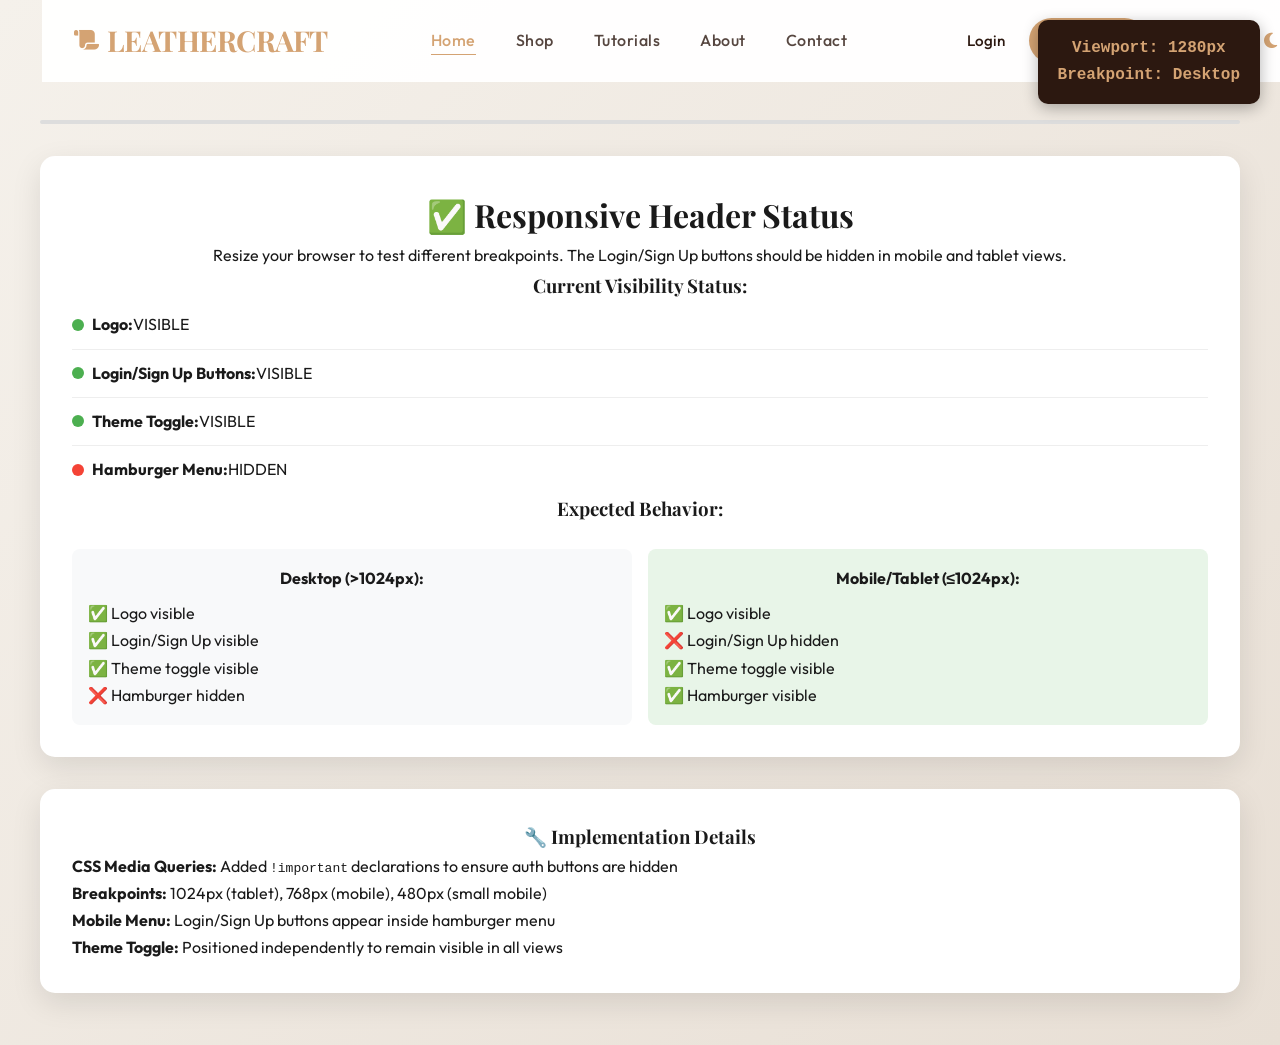
<file: header-test.html>
<!DOCTYPE html>
<html lang="en">
<head>
    <meta charset="UTF-8">
    <meta name="viewport" content="width=device-width, initial-scale=1.0">
    <title>Header Test - Responsive</title>
    <link rel="stylesheet" href="css/style.css">
    <link rel="stylesheet" href="https://cdnjs.cloudflare.com/ajax/libs/font-awesome/6.4.0/css/all.min.css">
    <style>
        body {
            padding: 120px 20px 20px;
            background: linear-gradient(135deg, #f5f1eb 0%, #e8dfd5 100%);
            min-height: 100vh;
        }
        .test-container {
            max-width: 1200px;
            margin: 0 auto;
        }
        .status-card {
            background: white;
            padding: 2rem;
            border-radius: 15px;
            box-shadow: 0 10px 30px rgba(0,0,0,0.1);
            margin-bottom: 2rem;
        }
        .breakpoint-display {
            position: fixed;
            top: 20px;
            right: 20px;
            background: #2C1810;
            color: #D4A373;
            padding: 15px 20px;
            border-radius: 10px;
            font-family: 'Courier New', monospace;
            font-weight: bold;
            z-index: 10000;
            box-shadow: 0 4px 15px rgba(0,0,0,0.3);
        }
        .status-indicator {
            display: inline-block;
            width: 12px;
            height: 12px;
            border-radius: 50%;
            margin-right: 8px;
        }
        .status-visible { background: #4CAF50; }
        .status-hidden { background: #f44336; }
        .header-preview {
            border: 2px solid #ddd;
            border-radius: 10px;
            overflow: hidden;
            margin-bottom: 2rem;
        }
        .checklist {
            list-style: none;
            padding: 0;
        }
        .checklist li {
            padding: 10px 0;
            border-bottom: 1px solid #eee;
            display: flex;
            align-items: center;
        }
        .checklist li:last-child {
            border-bottom: none;
        }
    </style>
</head>
<body>
    <div class="breakpoint-display">
        <div>Viewport: <span id="viewport-width"></span>px</div>
        <div>Breakpoint: <span id="breakpoint"></span></div>
    </div>

    <div class="test-container">
        <div class="header-preview">
            <header id="header">
                <div class="container nav-container">
                    <a href="index.html" class="logo"><i class="fas fa-scroll"></i> LEATHERCRAFT</a>
                    <nav>
                        <ul class="nav-menu" id="nav-menu">
                            <li><a href="index.html" class="nav-link active">Home</a></li>
                            <li><a href="shop.html" class="nav-link">Shop</a></li>
                            <li><a href="tutorials.html" class="nav-link">Tutorials</a></li>
                            <li><a href="about.html" class="nav-link">About</a></li>
                            <li><a href="contact.html" class="nav-link">Contact</a></li>
                            <div class="mobile-auth-links">
                                <a href="login.html" class="btn-nav-login">Login</a>
                                <a href="signup.html" class="btn-nav-signup">Sign Up</a>
                            </div>
                        </ul>
                    </nav>
                    <div class="auth-nav" id="auth-nav">
                        <a href="login.html" class="btn-nav-login">Login</a>
                        <a href="signup.html" class="btn-nav-signup">Sign Up</a>
                    </div>
                    <button id="theme-toggle" class="theme-toggle">
                        <i class="fas fa-moon"></i>
                    </button>
                    <div class="hamburger" id="hamburger">
                        <span></span><span></span><span></span>
                    </div>
                </div>
            </header>
        </div>

        <div class="status-card">
            <h1>✅ Responsive Header Status</h1>
            <p>Resize your browser to test different breakpoints. The Login/Sign Up buttons should be hidden in mobile and tablet views.</p>
            
            <h3>Current Visibility Status:</h3>
            <ul class="checklist">
                <li>
                    <span class="status-indicator" id="logo-status"></span>
                    <strong>Logo:</strong> <span id="logo-text">Checking...</span>
                </li>
                <li>
                    <span class="status-indicator" id="auth-status"></span>
                    <strong>Login/Sign Up Buttons:</strong> <span id="auth-text">Checking...</span>
                </li>
                <li>
                    <span class="status-indicator" id="theme-status"></span>
                    <strong>Theme Toggle:</strong> <span id="theme-text">Checking...</span>
                </li>
                <li>
                    <span class="status-indicator" id="hamburger-status"></span>
                    <strong>Hamburger Menu:</strong> <span id="hamburger-text">Checking...</span>
                </li>
            </ul>

            <h3>Expected Behavior:</h3>
            <div style="display: grid; grid-template-columns: 1fr 1fr; gap: 1rem; margin-top: 1.5rem;">
                <div style="background: #f8f9fa; padding: 1rem; border-radius: 8px;">
                    <strong>Desktop (>1024px):</strong>
                    <ul style="text-align: left; margin-top: 0.5rem;">
                        <li>✅ Logo visible</li>
                        <li>✅ Login/Sign Up visible</li>
                        <li>✅ Theme toggle visible</li>
                        <li>❌ Hamburger hidden</li>
                    </ul>
                </div>
                <div style="background: #e8f5e8; padding: 1rem; border-radius: 8px;">
                    <strong>Mobile/Tablet (≤1024px):</strong>
                    <ul style="text-align: left; margin-top: 0.5rem;">
                        <li>✅ Logo visible</li>
                        <li>❌ Login/Sign Up hidden</li>
                        <li>✅ Theme toggle visible</li>
                        <li>✅ Hamburger visible</li>
                    </ul>
                </div>
            </div>
        </div>

        <div class="status-card">
            <h3>🔧 Implementation Details</h3>
            <ul style="text-align: left;">
                <li><strong>CSS Media Queries:</strong> Added <code>!important</code> declarations to ensure auth buttons are hidden</li>
                <li><strong>Breakpoints:</strong> 1024px (tablet), 768px (mobile), 480px (small mobile)</li>
                <li><strong>Mobile Menu:</strong> Login/Sign Up buttons appear inside hamburger menu</li>
                <li><strong>Theme Toggle:</strong> Positioned independently to remain visible in all views</li>
            </ul>
        </div>
    </div>

    <script src="js/main.js"></script>
    <script>
        function updateStatus() {
            const width = window.innerWidth;
            document.getElementById('viewport-width').textContent = width;
            
            let breakpoint = 'Desktop';
            if (width <= 480) breakpoint = 'Small Mobile';
            else if (width <= 768) breakpoint = 'Mobile';
            else if (width <= 1024) breakpoint = 'Tablet';
            
            document.getElementById('breakpoint').textContent = breakpoint;
            
            // Check element visibility
            const authNav = document.getElementById('auth-nav');
            const hamburger = document.getElementById('hamburger');
            const themeToggle = document.getElementById('theme-toggle');
            const logo = document.querySelector('.logo');
            
            // Update status indicators
            function updateStatus(id, element, expectedVisible) {
                const isVisible = element && window.getComputedStyle(element).display !== 'none';
                const statusEl = document.getElementById(id + '-status');
                const textEl = document.getElementById(id + '-text');
                
                statusEl.className = 'status-indicator ' + (isVisible ? 'status-visible' : 'status-hidden');
                textEl.textContent = isVisible ? 'VISIBLE' : 'HIDDEN';
            }
            
            updateStatus('logo', logo, true);
            updateStatus('auth', authNav, width > 1024);
            updateStatus('theme', themeToggle, true);
            updateStatus('hamburger', hamburger, width <= 1024);
        }
        
        updateStatus();
        window.addEventListener('resize', updateStatus);
        
        // Test hamburger menu
        const hamburger = document.getElementById('hamburger');
        const navMenu = document.getElementById('nav-menu');
        
        if (hamburger) {
            hamburger.addEventListener('click', () => {
                navMenu.classList.toggle('active');
                hamburger.classList.toggle('active');
            });
        }
    </script>
</body>
</html>
</file>
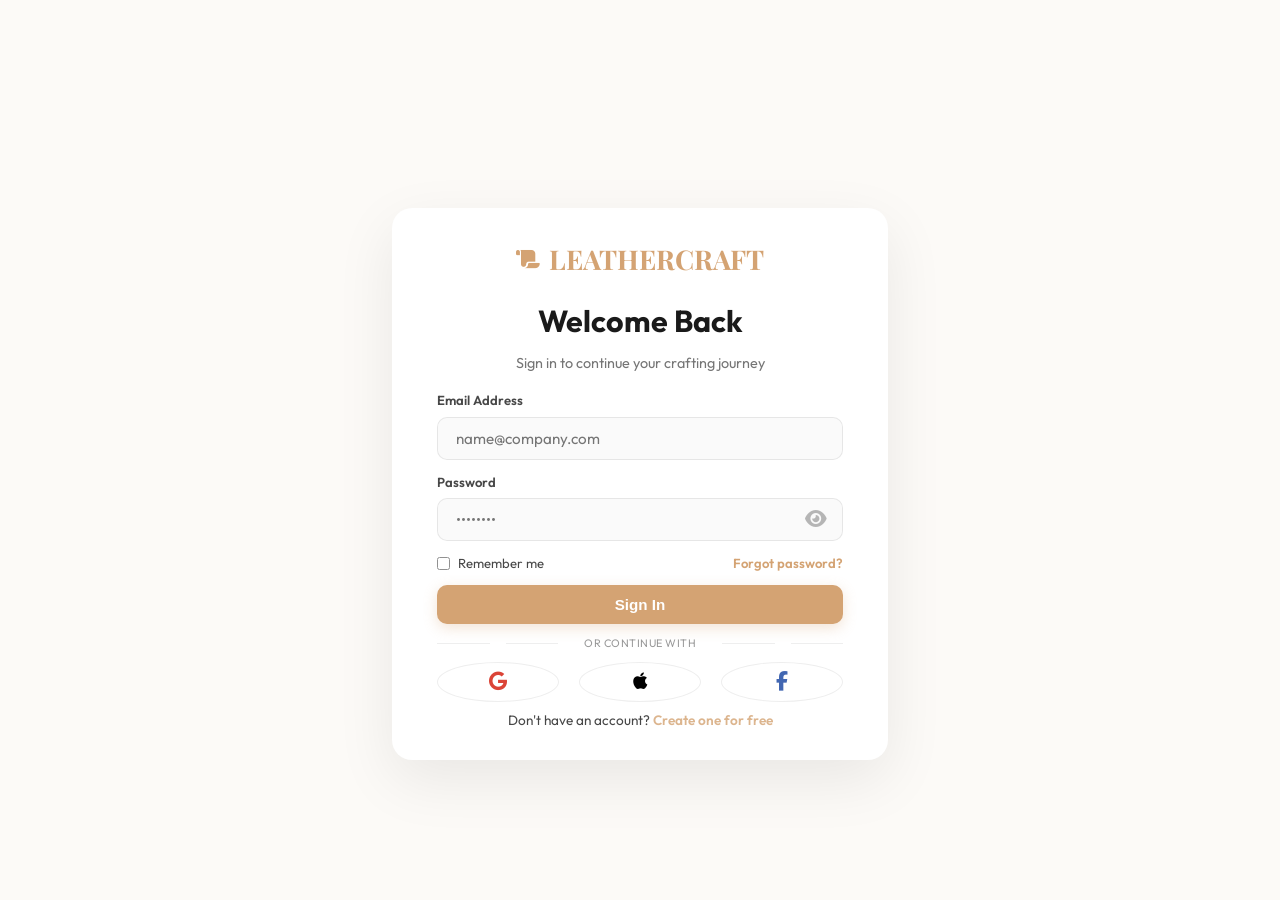
<file: login.html>
<!DOCTYPE html>
<html lang="en">

<head>
    <meta charset="UTF-8">
    <meta name="viewport" content="width=device-width, initial-scale=1.0">
    <title>Login | Leathercraft Workshop</title>
    <link rel="icon" type="image/svg+xml" href="assets/images/favicon.svg?v=5">
    <link rel="shortcut icon" href="assets/images/favicon.svg?v=5">
    <link rel="stylesheet" href="css/style.css">
    <link rel="stylesheet" href="css/auth.css?v=6">
    <link rel="stylesheet" href="https://cdnjs.cloudflare.com/ajax/libs/font-awesome/6.4.0/css/all.min.css">
</head>

<body class="auth-body">


    <div class="auth-wrapper">
        <div class="auth-card">
            <!-- Logo -->
            <a href="index.html" class="auth-logo">
                <i class="fas fa-scroll"></i>
                <span>LEATHERCRAFT</span>
            </a>

            <!-- Header -->
            <div class="auth-header">
                <h2>Welcome Back</h2>
                <p>Sign in to continue your crafting journey</p>
            </div>

            <!-- Form -->
            <form class="auth-form">
                <div class="auth-group">
                    <label for="email">Email Address</label>
                    <div class="auth-input-wrapper">
                        <input type="email" id="email" class="auth-input" placeholder="name@company.com" required>
                    </div>
                </div>

                <div class="auth-group">
                    <label for="password">Password</label>
                    <div class="auth-input-wrapper">
                        <input type="password" id="password" class="auth-input" placeholder="••••••••" required>
                        <i class="fas fa-eye auth-input-icon toggle-password"></i>
                    </div>
                </div>

                <div class="auth-options">
                    <label class="auth-remember">
                        <input type="checkbox"> Remember me
                    </label>
                    <a href="#" class="auth-forgot">Forgot password?</a>
                </div>

                <button type="submit" class="auth-btn">Sign In</button>
            </form>

            <!-- Social Login (Original Style) -->
            <div class="social-login">
                <div class="social-divider">
                    <span></span>
                    <span>Or continue with</span>
                    <span></span>
                </div>
                <div class="social-container">
                    <a href="https://google.com" class="social-btn" title="Google">
                        <i class="fab fa-google" style="color: #DB4437;"></i>
                    </a>
                    <a href="https://apple.com" class="social-btn" title="Apple">
                        <i class="fab fa-apple" style="color: #000;"></i>
                    </a>
                    <a href="https://facebook.com" class="social-btn" title="Facebook">
                        <i class="fab fa-facebook-f" style="color: #4267B2;"></i>
                    </a>
                </div>
            </div>

            <!-- Footer -->
            <div class="auth-footer">
                <p>Don't have an account? <a href="signup.html">Create one for free</a></p>
            </div>
        </div>
    </div>

    <script src="js/main.js"></script>
</body>

</html>
</file>
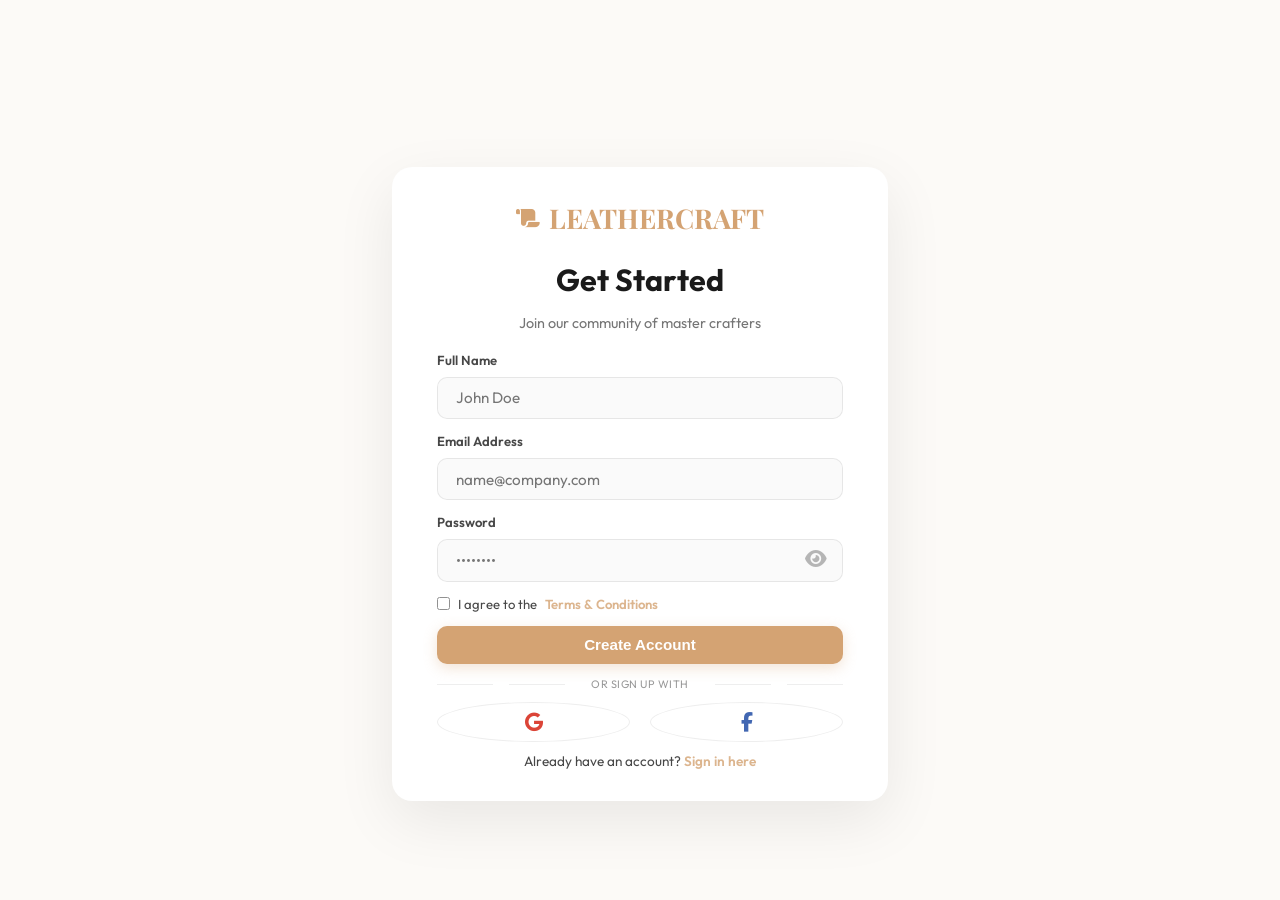
<file: signup.html>
<!DOCTYPE html>
<html lang="en">

<head>
    <meta charset="UTF-8">
    <meta name="viewport" content="width=device-width, initial-scale=1.0">
    <title>Sign Up | Leathercraft Workshop</title>
    <link rel="icon" type="image/svg+xml" href="assets/images/favicon.svg?v=5">
    <link rel="shortcut icon" href="assets/images/favicon.svg?v=5">
    <link rel="stylesheet" href="css/style.css">
    <link rel="stylesheet" href="css/auth.css?v=6">
    <link rel="stylesheet" href="https://cdnjs.cloudflare.com/ajax/libs/font-awesome/6.4.0/css/all.min.css">
</head>

<body class="auth-body">


    <div class="auth-wrapper">
        <div class="auth-card">
            <!-- Logo -->
            <a href="index.html" class="auth-logo">
                <i class="fas fa-scroll"></i>
                <span>LEATHERCRAFT</span>
            </a>

            <!-- Header -->
            <div class="auth-header">
                <h2>Get Started</h2>
                <p>Join our community of master crafters</p>
            </div>

            <!-- Form -->
            <form class="auth-form">
                <div class="auth-group">
                    <label for="name">Full Name</label>
                    <div class="auth-input-wrapper">
                        <input type="text" id="name" class="auth-input" placeholder="John Doe" required>
                    </div>
                </div>

                <div class="auth-group">
                    <label for="email">Email Address</label>
                    <div class="auth-input-wrapper">
                        <input type="email" id="email" class="auth-input" placeholder="name@company.com" required>
                    </div>
                </div>

                <div class="auth-group">
                    <label for="password">Password</label>
                    <div class="auth-input-wrapper">
                        <input type="password" id="password" class="auth-input" placeholder="••••••••" required>
                        <i class="fas fa-eye auth-input-icon toggle-password"></i>
                    </div>
                </div>

                <div class="auth-options">
                    <label class="auth-remember">
                        <input type="checkbox" required> I agree to the <a href="#"
                            style="color: var(--accent); font-weight: 600;">Terms & Conditions</a>
                    </label>
                </div>

                <button type="submit" class="auth-btn">Create Account</button>
            </form>

            <!-- Social Login (Original Style) -->
            <div class="social-login">
                <div class="social-divider">
                    <span></span>
                    <span>Or sign up with</span>
                    <span></span>
                </div>
                <div class="social-container">
                    <a href="https://google.com" class="social-btn" title="Google">
                        <i class="fab fa-google" style="color: #DB4437;"></i>
                    </a>
                    <a href="https://facebook.com" class="social-btn" title="Facebook">
                        <i class="fab fa-facebook-f" style="color: #4267B2;"></i>
                    </a>
                </div>
            </div>

            <!-- Footer -->
            <div class="auth-footer">
                <p>Already have an account? <a href="login.html">Sign in here</a></p>
            </div>
        </div>
    </div>

    <script src="js/main.js"></script>
</body>

</html>
</file>
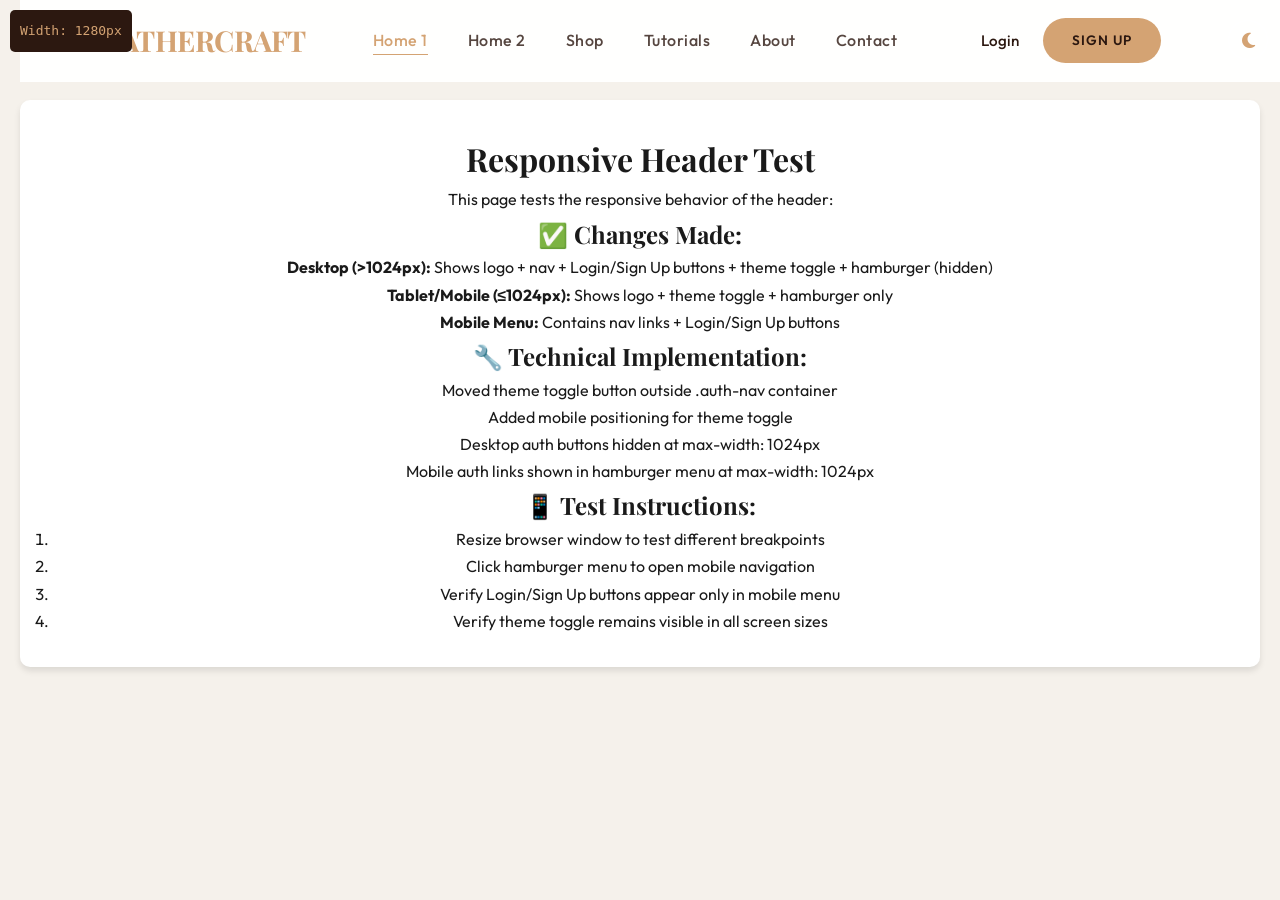
<file: test-responsive.html>
<!DOCTYPE html>
<html lang="en">
<head>
    <meta charset="UTF-8">
    <meta name="viewport" content="width=device-width, initial-scale=1.0">
    <title>Responsive Header Test | Leathercraft Workshop</title>
    <link rel="stylesheet" href="css/style.css">
    <link rel="stylesheet" href="https://cdnjs.cloudflare.com/ajax/libs/font-awesome/6.4.0/css/all.min.css">
    <style>
        body {
            padding: 100px 20px 20px;
            background: #f5f1eb;
        }
        .test-info {
            background: white;
            padding: 2rem;
            border-radius: 10px;
            margin-bottom: 2rem;
            box-shadow: 0 4px 6px rgba(0,0,0,0.1);
        }
        .breakpoint-indicator {
            position: fixed;
            top: 10px;
            left: 10px;
            background: #2C1810;
            color: #D4A373;
            padding: 10px;
            border-radius: 5px;
            font-family: monospace;
            z-index: 10000;
        }
    </style>
</head>
<body>
    <div class="breakpoint-indicator" id="breakpoint">Width: <span id="width"></span>px</div>
    
    <header id="header">
        <div class="container nav-container">
            <a href="index.html" class="logo"><i class="fas fa-scroll"></i> LEATHERCRAFT</a>
            <nav>
                <ul class="nav-menu" id="nav-menu">
                    <li><a href="index.html" class="nav-link active">Home 1</a></li>
                    <li><a href="home2.html" class="nav-link">Home 2</a></li>
                    <li><a href="shop.html" class="nav-link">Shop</a></li>
                    <li><a href="tutorials.html" class="nav-link">Tutorials</a></li>
                    <li><a href="about.html" class="nav-link">About</a></li>
                    <li><a href="contact.html" class="nav-link">Contact</a></li>
                    <div class="mobile-auth-links">
                        <a href="login.html" class="btn-nav-login">Login</a>
                        <a href="signup.html" class="btn-nav-signup">Sign Up</a>
                    </div>
                </ul>
            </nav>
            <div class="auth-nav">
                <a href="login.html" class="btn-nav-login">Login</a>
                <a href="signup.html" class="btn-nav-signup">Sign Up</a>
            </div>
            <button id="theme-toggle" class="theme-toggle">
                <i class="fas fa-moon"></i>
            </button>
            <div class="hamburger" id="hamburger">
                <span></span><span></span><span></span>
            </div>
        </div>
    </header>

    <div class="test-info">
        <h1>Responsive Header Test</h1>
        <p>This page tests the responsive behavior of the header:</p>
        
        <h2>✅ Changes Made:</h2>
        <ul>
            <li><strong>Desktop (>1024px):</strong> Shows logo + nav + Login/Sign Up buttons + theme toggle + hamburger (hidden)</li>
            <li><strong>Tablet/Mobile (≤1024px):</strong> Shows logo + theme toggle + hamburger only</li>
            <li><strong>Mobile Menu:</strong> Contains nav links + Login/Sign Up buttons</li>
        </ul>

        <h2>🔧 Technical Implementation:</h2>
        <ul>
            <li>Moved theme toggle button outside .auth-nav container</li>
            <li>Added mobile positioning for theme toggle</li>
            <li>Desktop auth buttons hidden at max-width: 1024px</li>
            <li>Mobile auth links shown in hamburger menu at max-width: 1024px</li>
        </ul>

        <h2>📱 Test Instructions:</h2>
        <ol>
            <li>Resize browser window to test different breakpoints</li>
            <li>Click hamburger menu to open mobile navigation</li>
            <li>Verify Login/Sign Up buttons appear only in mobile menu</li>
            <li>Verify theme toggle remains visible in all screen sizes</li>
        </ol>
    </div>

    <script src="js/main.js"></script>
    <script>
        // Show current viewport width
        function updateWidth() {
            document.getElementById('width').textContent = window.innerWidth;
        }
        updateWidth();
        window.addEventListener('resize', updateWidth);
    </script>
</body>
</html>
</file>
<file: css/style.css>
@import url('https://fonts.googleapis.com/css2?family=Outfit:wght@300;400;500;600;700&family=Playfair+Display:ital,wght@0,400;0,700;1,400&display=swap');

:root {
    --primary: #2C1810;
    --primary-light: #4A2C1F;
    --secondary: #8B4513;
    --accent: #D4A373;
    --gold: #C5A059;
    --text-dark: #1A1A1A;
    --text-light: #F4F1EA;
    --bg-light: #FCFAF7;
    --bg-dark: #120C0A;
    --glass: rgba(255, 255, 255, 0.1);
    --glass-border: rgba(255, 255, 255, 0.2);
    --shadow: 0 20px 40px rgba(0, 0, 0, 0.2);
    --transition: all 0.4s cubic-bezier(0.165, 0.84, 0.44, 1);

    /* Dynamic Variables */
    --bg-color: var(--bg-light);
    --text-color: var(--text-dark);
    --header-bg: rgba(255, 255, 255, 0.95);
    --card-bg: #ffffff;
    --nav-link-color: var(--primary);
}

body.dark-theme {
    --bg-color: var(--bg-dark);
    --text-color: var(--text-light);
    --header-bg: rgba(18, 12, 10, 0.98);
    --card-bg: #1e1614;
    --nav-link-color: var(--text-light);
    --glass: rgba(0, 0, 0, 0.5);
    --glass-border: rgba(255, 255, 255, 0.15);
    --bg-light: var(--bg-dark);
    /* Override light sections in dark mode */
    --accent-dim: rgba(212, 163, 115, 0.1);
}

* {
    margin: 0;
    padding: 0;
    box-sizing: border-box;
    -webkit-font-smoothing: antialiased;
}

html {
    scroll-behavior: smooth;
    overflow-x: hidden;
    width: 100%;
}

body {
    font-family: 'Outfit', sans-serif;
    background-color: var(--bg-color);
    color: var(--text-color);
    line-height: 1.7;
    overflow-x: hidden;
    width: 100%;
    transition: background-color 0.5s ease, color 0.5s ease;
    text-align: center;
    position: relative;
    /* Global center alignment */
}

h1,
h2,
h3,
h4,
h5,
h6,
.logo {
    font-family: 'Playfair Display', serif;
    text-align: center;
}

a {
    text-decoration: none;
    color: inherit;
    transition: var(--transition);
}

ul {
    list-style: none;
}

img {
    max-width: 100%;
    display: block;
    object-fit: cover;
}

.container {
    max-width: 1300px;
    margin: 0 auto;
    padding: 0 2rem;
}

/* --- Navigation --- */
header {
    position: fixed;
    top: 0;
    width: 100%;
    z-index: 1000;
    background: var(--header-bg);
    border-bottom: 1px solid var(--glass-border);
    padding: 1rem 0;
    transition: var(--transition);
}

header.scrolled {
    padding: 0.6rem 0;
    background: var(--header-bg);
    box-shadow: 0 10px 30px rgba(0, 0, 0, 0.1);
}

.nav-container {
    display: flex;
    justify-content: space-between;
    align-items: center;
}

.logo {
    font-size: 1.8rem;
    font-weight: 700;
    color: var(--accent);
    letter-spacing: -0.5px;
}

.nav-menu {
    display: flex;
    gap: 2.5rem;
}

.nav-link {
    color: var(--nav-link-color);
    font-weight: 500;
    font-size: 1rem;
    letter-spacing: 0.5px;
    position: relative;
    opacity: 0.8;
}

.nav-link:hover,
.nav-link.active {
    opacity: 1;
    color: var(--accent);
}

.nav-link::after {
    content: '';
    position: absolute;
    bottom: -5px;
    left: 0;
    width: 0;
    height: 1px;
    background: var(--accent);
    transition: var(--transition);
}

.nav-link:hover::after,
.nav-link.active::after {
    width: 100%;
}

.hamburger {
    display: none;
    cursor: pointer;
    margin-left: 1.5rem;
}

.hamburger span {
    display: block;
    width: 25px;
    height: 2px;
    background: var(--accent);
    margin: 5px 0;
    transition: var(--transition);
}

/* Hide mobile auth links on desktop */
.nav-menu .mobile-auth-links {
    display: none;
}

/* --- Hero Section --- */
.hero {
    min-height: 60vh;
    height: auto;
    padding: 6rem 0;
    display: flex;
    align-items: center;
    position: relative;
    color: var(--text-light);
}

.hero-bg {
    position: absolute;
    top: 0;
    left: 0;
    width: 100%;
    height: 100%;
    z-index: -1;
    overflow: hidden;
}

.hero-bg::after {
    content: '';
    position: absolute;
    top: 0;
    left: 0;
    width: 100%;
    height: 100%;
    background: linear-gradient(to right, rgba(0, 0, 0, 0.8), rgba(0, 0, 0, 0.3));
}

.hero-bg img {
    width: 100%;
    height: 100%;
    object-fit: cover;
    transform: scale(1.1);
    animation: slowZoom 20s infinite alternate;
}

@keyframes slowZoom {
    from {
        transform: scale(1);
    }

    to {
        transform: scale(1.1);
    }
}

.hero-content {
    max-width: 800px;
    z-index: 10;
    margin: 0 auto;
    text-align: center;
}

.hero-content h1 {
    font-size: clamp(3rem, 8vw, 5rem);
    line-height: 1.1;
    margin-bottom: 1.5rem;
    animation: fadeInUp 1s ease forwards;
    text-align: center;
}

.hero-content p {
    font-size: 1.2rem;
    margin-bottom: 2.5rem;
    opacity: 0.9;
    animation: fadeInUp 1s ease 0.2s forwards;
    opacity: 0;
    text-align: center;
}

.hero-btns {
    display: flex;
    flex-wrap: wrap;
    gap: 1.5rem;
    justify-content: center;
    animation: fadeInUp 1s ease 0.4s forwards;
    opacity: 0;
}

/* --- Buttons --- */
.btn {
    display: inline-flex;
    align-items: center;
    justify-content: center;
    padding: 1.2rem 2.8rem;
    border-radius: 50px;
    font-weight: 600;
    text-transform: uppercase;
    font-size: 0.85rem;
    letter-spacing: 1.5px;
    cursor: pointer;
    border: none;
    line-height: 1;
    transition: var(--transition);
}

.btn-primary {
    background: var(--accent);
    color: var(--primary);
}

.btn-primary:hover {
    background: var(--text-light);
    transform: translateY(-5px);
    box-shadow: 0 10px 20px rgba(212, 163, 115, 0.3);
}

.btn-secondary {
    background: transparent;
    border: 1px solid var(--text-light);
    color: var(--text-light);
}

.btn-secondary:hover {
    background: var(--text-light);
    color: var(--primary);
    transform: translateY(-5px);
}

/* --- Sections --- */
section {
    padding: 6rem 0;
}

.section-header {
    text-align: center;
    margin-bottom: 3.5rem;
}

.section-header span {
    color: var(--accent);
    text-transform: uppercase;
    letter-spacing: 3px;
    font-size: 0.9rem;
    font-weight: 600;
}

.section-header h2 {
    font-size: 3rem;
    margin-top: 1rem;
    color: var(--text-color);
    text-align: center;
}

/* --- Cards --- */
.card-grid {
    display: grid;
    grid-template-columns: repeat(auto-fit, minmax(min(100%, 280px), 1fr));
    gap: 3rem;
}

.card {
    background: var(--white);
    border-radius: 20px;
    overflow: hidden;
    box-shadow: 0 10px 30px rgba(0, 0, 0, 0.05);
    transition: var(--transition);
    position: relative;
    border: 1px solid #eee;
    max-width: 100%;
    width: 100%;
}

.card:hover {
    transform: translateY(-15px);
    box-shadow: var(--shadow);
}

.dark-theme .card {
    background: var(--card-bg);
    border: 1px solid var(--glass-border);
}

.dark-theme .card h3 {
    color: var(--accent);
}

.dark-theme .card p {
    color: #bbb;
}

.card-img {
    height: 200px;
    overflow: hidden;
    position: relative;
}

.card-img img {
    width: 100%;
    height: 100%;
    transition: var(--transition);
}

.card:hover .card-img img {
    transform: scale(1.1);
}

.card-content {
    padding: 2.5rem;
    text-align: center;
}

.card-content h3 {
    font-size: 1.8rem;
    margin-bottom: 1rem;
    color: var(--primary);
    text-align: center;
}

.card-content p {
    color: #666;
    margin-bottom: 2.5rem;
}

/* --- Shop / Product Cards --- */
.product-grid {
    display: grid;
    grid-template-columns: repeat(auto-fit, minmax(300px, 1fr));
    gap: 2.5rem;
}

.product-card {
    background: var(--card-bg);
    padding: 1.5rem;
    border-radius: 15px;
    box-shadow: 0 10px 30px rgba(0, 0, 0, 0.05);
    transition: var(--transition);
    border: 1px solid var(--glass-border);
}

.product-card:hover {
    transform: scale(1.02);
    box-shadow: var(--shadow);
}

.product-img {
    height: 180px;
    border-radius: 12px;
    overflow: hidden;
    margin-bottom: 1rem;
}

.product-img img {
    width: 100%;
    height: 100%;
}

.product-info {
    text-align: center;
}

.product-info h3 {
    font-size: 1.4rem;
    margin-bottom: 0.5rem;
    text-align: center;
}

.product-price {
    color: var(--secondary);
    font-weight: 700;
    font-size: 1.2rem;
    margin-bottom: 2.5rem;
}

.cta-box-section {
    padding: 2.5rem 0 0;
    /* Reduced top, removed bottom padding */
}

.cta-box {
    background: var(--primary);
    border-radius: 30px;
    padding: 4rem 3rem;
    color: var(--text-light);
    text-align: center;
    position: relative;
    overflow: hidden;
    border: 1px solid var(--glass-border);
}

.dark-theme .cta-box {
    background: var(--primary-light);
}

.cta-box::before {
    content: '';
    position: absolute;
    top: -50%;
    left: -50%;
    width: 200%;
    height: 200%;
    background: radial-gradient(circle, rgba(212, 163, 115, 0.1) 0%, transparent 70%);
    pointer-events: none;
}

.cta-box h2 {
    font-size: 3.5rem;
    margin-bottom: 1.5rem;
    text-align: center;
}

.cta-box p {
    font-size: 1.2rem;
    margin-bottom: 2.5rem;
    /* Standardized to match hero */
    opacity: 0.8;
    margin-left: auto;
    margin-right: auto;
    max-width: 800px;
    /* Prevent text from being too wide */
}

/* --- Tutorials --- */
.tutorial-grid {
    display: grid;
    grid-template-columns: repeat(3, 1fr);
    gap: 2rem;
}

@media (max-width: 1024px) {
    .tutorial-grid {
        grid-template-columns: repeat(auto-fit, minmax(min(100%, 300px), 1fr));
    }
}

@media (max-width: 768px) {
    .tutorial-grid {
        grid-template-columns: 1fr;
    }
}

.tutorial-grid .card {
    display: flex;
    flex-direction: column;
    height: 100%;
}

.tutorial-grid .card-content {
    display: flex;
    flex-direction: column;
    flex-grow: 1;
}

.tutorial-grid .card-content p {
    flex-grow: 1;
}

.tutorial-grid .btn {
    margin-top: auto;
    align-self: center;
}

.tutorial-card .card-img {
    height: 180px;
}

.dark-theme #beginner-guides,
.dark-theme #our-workshop,
.dark-theme #our-team,
.dark-theme #our-community,
.dark-theme #location,
.dark-theme #materials-section,
.dark-theme #contact-intro,
.dark-theme #location-section {
    background-color: var(--bg-dark) !important;
}

.dark-theme .contact-info-item h4 {
    color: var(--accent) !important;
}

.dark-theme .contact-info-item p {
    color: var(--text-light) !important;
}

.dark-theme .contact-info-item i {
    color: var(--accent) !important;
}

.dark-theme .section-header h2 {
    color: var(--text-light) !important;
}

.dark-theme .section-header span {
    color: var(--accent) !important;
}

/* --- About Section --- */
.about-section {
    display: flex;
    gap: 3rem;
    align-items: center;
    flex-direction: column;
}

@media (min-width: 1024px) {
    .about-section {
        flex-direction: row;
    }
}

.about-text {
    flex: 1;
    text-align: center;
    display: flex;
    flex-direction: column;
    align-items: center;
    /* Ensures buttons/flex children are centered */
}

.about-img {
    flex: 1;
    position: relative;
    max-width: 500px;
    /* Restrict width */
    margin: 0 auto;
}

.about-img img {
    border-radius: 20px;
    box-shadow: var(--shadow);
    max-height: 300px;
    /* Restrict height */
    width: 100%;
    object-fit: cover;
    max-width: 400px;
}

.about-img::after {
    content: '';
    position: absolute;
    top: 1rem;
    left: 1rem;
    width: calc(100% - 1rem);
    height: calc(100% - 1rem);
    border: 2px solid var(--accent);
    border-radius: 20px;
    z-index: -1;
}

@media (min-width: 1024px) {
    .about-img::after {
        top: 2rem;
        left: 2rem;
        width: 100%;
        height: 100%;
    }
}

/* --- Contact Section --- */
.contact-container {
    display: grid;
    grid-template-columns: 1fr 1.5fr;
    gap: 4rem;
    background: #fff;
    padding: 4rem;
    border-radius: 30px;
    box-shadow: var(--shadow);
}

.dark-theme .contact-container {
    background: var(--card-bg);
    border: 1px solid var(--glass-border);
}

.contact-info {
    display: flex;
    flex-direction: column;
    gap: 2rem;
}

.contact-info-item {
    display: flex;
    gap: 1rem;
    align-items: center;
    flex-direction: column;
    /* Stack for centered look */
    text-align: center;
}

.contact-info-item i {
    font-size: 1.5rem;
    color: var(--accent);
    margin-top: 0.5rem;
}

.contact-form {
    display: flex;
    flex-direction: column;
    gap: 1.5rem;
}

.form-group {
    display: flex;
    flex-direction: column;
    gap: 0.5rem;
    text-align: center;
}

.form-group label {
    font-weight: 600;
    font-size: 0.9rem;
    color: var(--primary);
}

.form-group input,
.form-group textarea {
    padding: 1.2rem;
    border-radius: 12px;
    border: 1px solid #ddd;
    font-family: inherit;
    transition: var(--transition);
}

.form-group input:focus,
.form-group textarea:focus {
    border-color: var(--accent);
    outline: none;
    box-shadow: 0 0 0 4px rgba(212, 163, 115, 0.1);
}

.dark-theme .form-group label {
    color: var(--text-light);
}

.dark-theme .form-group input,
.dark-theme .form-group textarea {
    background: rgba(255, 255, 255, 0.05);
    border-color: var(--glass-border);
    color: var(--text-light);
}

/* --- Footer --- */
footer {
    background: var(--primary);
    color: var(--text-light);
    padding: 6rem 0 2rem;
    text-align: center;
}

.footer-grid {
    display: grid;
    grid-template-columns: repeat(auto-fit, minmax(200px, 1fr));
    gap: 3rem;
    margin-bottom: 4rem;
    text-align: center;
}

.footer-col form {
    display: flex;
    gap: 0.5rem;
    margin-top: 1.5rem;
    justify-content: center;
}

.footer-logo {
    display: flex;
    align-items: center;
    justify-content: center;
    gap: 0.8rem;
    font-size: 2rem;
    font-family: 'Playfair Display', serif;
    color: var(--accent);
    margin-bottom: 1.5rem;
}

.footer-logo i {
    font-size: 1.6rem;
}

.footer-col h4 {
    font-size: 1.2rem;
    margin-bottom: 1.5rem;
    color: var(--accent);
    text-align: center;
}

.footer-links {
    padding: 0;
}

.footer-links li {
    margin-bottom: 0.8rem;
    display: flex;
    justify-content: center;
    /* Center list items if they are flex */
}

.footer-links a:hover {
    color: var(--accent);
    padding-left: 0;
    transform: translateY(-2px);
    display: inline-block;
}

.footer-bottom {
    text-align: center;
    padding-top: 2rem;
    border-top: 1px solid rgba(255, 255, 255, 0.1);
    font-size: 0.9rem;
    opacity: 0.6;
}

/* --- Contact Form Button Centering --- */
.contact-form button {
    display: block;
    margin: 0 auto;
}

/* --- Animations --- */
@keyframes fadeInUp {
    from {
        opacity: 0;
        transform: translateY(40px);
    }

    to {
        opacity: 1;
        transform: translateY(0);
    }
}

.reveal {
    opacity: 0;
    transform: translateY(30px);
    transition: all 0.8s ease-out;
}

.reveal.active {
    opacity: 1;
    transform: translateY(0);
}

.reveal-left {
    opacity: 0;
    transform: translateX(-50px);
    transition: all 1s ease-out;
}

.reveal-left.active {
    opacity: 1;
    transform: translateX(0);
}

.reveal-right {
    opacity: 0;
    transform: translateX(50px);
    transition: all 1s ease-out;
}

.reveal-right.active {
    opacity: 1;
    transform: translateX(0);
}

.zoom-in {
    opacity: 0;
    transform: scale(0.9);
    transition: all 0.8s ease-out;
}

.zoom-in.active {
    opacity: 1;
    transform: scale(1);
}

.pulse-anim {
    animation: pulse 2s infinite;
}

@keyframes pulse {
    0% {
        transform: scale(1);
    }

    50% {
        transform: scale(1.05);
    }

    100% {
        transform: scale(1);
    }
}

/* Layout Helpers */
@media (min-width: 1024px) {
    .row-reverse {
        flex-direction: row-reverse;
    }
}

.bg-alt {
    background-color: #f5f1eb;
    /* Subtle earthy tone */
}

/* Materials Section Grid Stacking */
.materials-grid-section {
    display: flex;
    flex-direction: column;
    align-items: center;
    gap: 1.5rem;
}

.materials-grid-section .about-text,
.materials-grid-section .about-img {
    width: 100%;
    flex: none;
    max-width: 600px;
}

@media (min-width: 1024px) {
    .materials-grid-section {
        display: grid;
        grid-template-columns: 1fr 1fr;
        grid-template-areas:
            "img header"
            "img content";
        gap: 1rem 4rem;
        align-items: center;
        text-align: left;
        max-width: 1300px;
    }

    .materials-grid-section .img-part {
        grid-area: img;
    }

    .materials-grid-section .header-part {
        grid-area: header;
        align-self: end;
        padding-bottom: 0.5rem;
    }

    .materials-grid-section .content-part {
        grid-area: content;
        align-self: start;
        padding-top: 0.5rem;
    }

    .materials-grid-section .header-part h3,
    .materials-grid-section .content-part p {
        text-align: left;
        margin-left: 0;
        margin-right: auto;
    }

    .materials-grid-section .content-part .btn {
        margin-left: 0 !important;
        margin-right: auto !important;
    }
}

/* --- Responsive --- */
@media (max-width: 1024px) {
    .nav-menu {
        position: fixed;
        top: 0;
        right: -100%;
        width: 100%;
        max-width: 320px;
        height: 100vh;
        background: var(--header-bg);
        flex-direction: column;
        justify-content: flex-start;
        align-items: center;
        padding: 30px 1.5rem 1rem;
        transition: 0.5s;
        overflow: hidden;
        z-index: 999;
        box-shadow: -10px 0 30px rgba(0, 0, 0, 0.1);
        gap: 0 !important;
    }

    section,
    footer,
    .container {
        width: 100%;
        max-width: 100vw;
        overflow-x: hidden;
    }

    /* Join CTA Section & Footer Padding for Tablets */
    .cta-box-section,
    .cta-section,
    footer {
        padding-left: 2rem !important;
        padding-right: 2rem !important;
    }

    .dark-theme .nav-menu {
        background: var(--bg-dark);
    }

    .nav-menu.active {
        right: 0;
    }

    .nav-menu li {
        width: 100%;
        text-align: center;
        margin: 0;
        border: none !important;
    }

    .nav-link {
        color: var(--text-color) !important;
        font-size: 0.9rem;
        display: block;
        padding: 0.25rem 1rem;
        border: none !important;
    }

    .hamburger {
        display: block;
        z-index: 1001;
        margin-left: 0.8rem;
    }

    .auth-nav {
        display: none !important;
    }

    .theme-toggle {
        display: flex;
        width: 36px;
        height: 36px;
        font-size: 1rem;
        /* sits naturally to the left of .hamburger via DOM order */
        margin-left: 0;
        margin-right: 0.25rem;
        flex-shrink: 0;
    }

    .hero {
        padding-top: 7rem !important;
    }

    .hero-btns {
        flex-wrap: wrap;
        justify-content: center;
        gap: 1rem;
    }

    .hero-btns .btn {
        min-width: 200px;
        flex: 1;
        max-width: 250px;
    }

    .nav-menu .mobile-auth-links {
        display: flex !important;
        flex-direction: row;
        gap: 0.8rem;
        margin-top: 0.3rem;
        padding-top: 0.5rem;
        border-top: 1px solid var(--glass-border);
        width: 100%;
        justify-content: center;
        visibility: visible !important;
        opacity: 1 !important;
    }

    .nav-menu .mobile-auth-links a {
        flex: 1;
        max-width: 140px;
        padding: 0.5rem;
        border-radius: 12px;
        font-weight: 600;
        text-align: center;
        transition: var(--transition);
        font-size: 0.85rem;
    }

    .nav-menu .mobile-auth-links .btn-nav-login {
        border: 1px solid var(--accent);
        color: var(--accent);
    }

    .nav-menu .mobile-auth-links .btn-nav-signup {
        background: var(--accent);
        color: var(--primary);
    }

    .contact-container {
        grid-template-columns: 1fr;
        padding: 2rem;
        gap: 2rem;
    }

    /* Responsive card grids for tablets */
    .card-grid {
        grid-template-columns: repeat(auto-fit, minmax(min(100%, 250px), 1fr));
        gap: 2rem;
    }

    .product-grid {
        grid-template-columns: repeat(auto-fit, minmax(280px, 1fr));
        gap: 2rem;
    }

    /* Responsive about image for tablets */
    .about-img img {
        max-height: 280px;
        max-width: 100%;
        width: 100%;
        object-fit: cover;
    }

    .about-img {
        max-width: 100%;
        flex: 1;
    }

    /* Responsive Meet the Craftsmen section for tablets */
    #our-team .about-section {
        flex-direction: column !important;
        text-align: center;
    }

    #our-team .about-section .about-img {
        order: 2;
        margin: 2rem 0;
    }

    #our-team .about-section .about-text {
        order: 3;
        text-align: center;
    }

    #our-team .section-header {
        order: 1;
        text-align: center;
    }
}

/* Vertical Spacing for Buttons (All Views) */
.about-text p,
.hero-content p,
.cta-box p,
.section-header p {
    margin-bottom: 2rem;
}

/* Desktop and Tablet layout for better text readability */
@media (min-width: 769px) {

    .about-text p,
    .hero-content p,
    .section-header p,
    .cta-box p {
        max-width: 550px;
        margin-left: auto !important;
        margin-right: auto !important;
        line-height: 1.8;
        text-align: center;
    }
}

/* Tablet specific styles */
@media (max-width: 768px) {
    .footer-col {
        padding: 0 1rem;
    }

    .footer-grid {
        gap: 2rem;
        margin-bottom: 3rem;
    }

    .auth-nav {
        display: none !important;
    }

    .hero {
        min-height: 40vh;
        padding: 8rem 0 4rem 0 !important;
    }

    .hero-content h1 {
        font-size: 3.5rem;
        margin-top: 1rem;
    }

    .hero-btns {
        flex-direction: column;
        align-items: center;
        gap: 1rem;
    }

    .hero-btns .btn {
        width: 100%;
        max-width: 280px;
    }

    .section-header h2 {
        font-size: 2.2rem;
    }

    .cta-box h2 {
        font-size: 2.5rem;
    }

    /* Mobile Image Resizing */
    .card-img {
        height: 180px;
    }

    .product-img {
        height: 160px;
    }

    .about-img img {
        max-height: 250px;
        max-width: 100%;
        width: 100%;
        object-fit: cover;
    }

    .about-img {
        max-width: 100%;
        flex: 1;
    }

    .tutorial-card .card-img {
        height: 180px;
    }

    /* Responsive card grids */
    .card-grid {
        grid-template-columns: 1fr;
        gap: 2rem;
    }

    .product-grid {
        grid-template-columns: 1fr;
        gap: 2rem;
        min-width: 300px;
    }

    /* Prevent horizontal scroll on mobile */
    body {
        overflow-x: hidden;
    }

    .container {
        padding: 0 1rem;
    }

    /* Responsive Meet the Craftsmen section */
    #our-team .about-section {
        flex-direction: column !important;
        text-align: center;
    }

    #our-team .about-section .about-img {
        order: 2;
        margin: 2rem 0;
    }

    #our-team .about-section .about-text {
        order: 3;
        text-align: center;
    }

    #our-team .section-header {
        order: 1;
        text-align: center;
    }

    .footer-col {
        padding: 0 1.5rem;
    }

    .footer-col form {
        width: 100%;
        max-width: 400px;
        margin: 2rem auto 0;
        display: flex;
        flex-direction: column;
        gap: 1rem;
    }

    .footer-col input {
        width: 100%;
        min-width: 0;
    }

    .footer-col form button {
        width: auto;
        align-self: center;
        padding: 0.8rem 2rem;
        font-size: 0.8rem;
    }

    .footer-grid {
        grid-template-columns: 1fr;
        gap: 4rem;
        margin-bottom: 7rem;
    }

    .footer-bottom {
        padding-top: 3rem;
    }
}

/* Extra small mobile devices */
@media (max-width: 480px) {
    .contact-container {
        padding: 1.5rem 1rem;
    }

    .nav-menu {
        max-width: 280px;
    }

    .footer-grid {
        grid-template-columns: 1fr;
        gap: 3rem;
        margin-bottom: 5rem;
    }

    .footer-col form {
        max-width: 100%;
    }

    .auth-nav {
        display: none !important;
    }

    .hero {
        padding: 7rem 0 3rem 0 !important;
    }

    .hero-content h1 {
        font-size: 2.8rem;
        margin-top: 0.5rem;
    }

    /* Responsive card grids for small mobile */
    .card-grid {
        grid-template-columns: 1fr;
        gap: 1.5rem;
    }

    .product-grid {
        grid-template-columns: 1fr;
        gap: 1.5rem;
    }

    .card-content {
        padding: 2rem;
    }

    .card-content h3 {
        font-size: 1.6rem;
    }

    /* Responsive about image for small mobile */
    .about-img img {
        max-height: 200px;
        max-width: 100%;
        width: 100%;
        object-fit: cover;
    }

    .about-img {
        max-width: 100%;
        flex: 1;
    }

    .nav-link {
        font-size: 1rem;
        padding: 0.7rem 0.8rem;
    }

    .nav-menu .mobile-auth-links a {
        font-size: 0.95rem;
        padding: 0.8rem 1.2rem;
    }

    .logo {
        font-size: 1.5rem;
    }

    .hamburger span {
        width: 22px;
    }

    /* Responsive Meet the Craftsmen section for small mobile */
    #our-team .about-section {
        flex-direction: column !important;
        text-align: center;
    }

    #our-team .about-section .about-img {
        order: 2;
        margin: 2rem 0;
    }

    #our-team .about-section .about-text {
        order: 3;
        text-align: center;
    }

    #our-team .section-header {
        order: 1;
        text-align: center;
    }
}

/* --- Auth Pages --- */
.auth-wrapper {
    min-height: 100vh;
    display: flex;
    flex-direction: column;
    align-items: center;
    justify-content: center;
    padding: 100px 2rem 2rem;
    background: var(--bg-light);
}

.auth-logo-section {
    text-align: center;
    margin-bottom: 3rem;
}

.auth-logo-section .logo {
    font-size: 2.5rem;
    font-weight: 700;
    color: var(--accent);
    letter-spacing: -0.5px;
    display: inline-flex;
    align-items: center;
    gap: 0.5rem;
}

.auth-logo-section .logo i {
    font-size: 2rem;
}

.auth-container {
    background: #fff;
    padding: 3rem;
    border-radius: 30px;
    box-shadow: var(--shadow);
    width: 100%;
    max-width: 500px;
    animation: fadeInUp 0.8s ease;
}

.dark-theme .auth-container {
    background: var(--card-bg);
    border: 1px solid var(--glass-border);
}

.auth-header {
    text-align: center;
    margin-bottom: 2.5rem;
}

.auth-header h2 {
    font-size: 2.5rem;
    color: var(--primary);
    margin-bottom: 0.5rem;
}

.dark-theme .auth-header h2 {
    color: var(--accent);
}

.auth-header p {
    color: #666;
}

.dark-theme .auth-header p {
    color: #bbb;
}

.password-input-wrapper {
    position: relative;
    display: flex;
    align-items: center;
}

.password-input-wrapper input {
    width: 100%;
    padding-right: 3.5rem !important;
}

.toggle-password {
    position: absolute;
    right: 1rem;
    cursor: pointer;
    color: #666;
    transition: var(--transition);
    font-size: 1.2rem;
}

.toggle-password:hover {
    color: var(--accent);
}

.auth-options {
    display: flex;
    justify-content: space-between;
    align-items: center;
    margin-bottom: 1.5rem;
    font-size: 0.9rem;
}

.auth-options label {
    display: flex;
    align-items: center;
    gap: 0.5rem;
}

.forgot-password {
    color: var(--accent);
    font-weight: 500;
}

.social-login {
    margin-top: 2rem;
    text-align: center;
}

.social-divider {
    display: flex;
    align-items: center;
    gap: 1rem;
    margin-bottom: 2rem;
    color: #999;
}

.dark-theme .social-divider {
    color: #666;
}

.social-divider::before,
.social-divider::after {
    content: '';
    height: 1px;
    background: #eee;
    flex: 1;
}

.dark-theme .social-divider::before,
.dark-theme .social-divider::after {
    background: var(--glass-border);
}

.social-btns {
    display: flex;
    gap: 1rem;
}

.social-btn {
    flex: 1;
    display: flex;
    align-items: center;
    justify-content: center;
    gap: 1rem;
    padding: 1rem;
    border: 1px solid #ddd;
    border-radius: 16px;
    font-weight: 500;
    font-size: 0.95rem;
    background: #fff;
    cursor: pointer;
    transition: var(--transition);
}

.dark-theme .social-btn {
    background: var(--card-bg);
    border-color: var(--glass-border);
    color: var(--text-light);
}

.social-btn:hover {
    background: #f8f8f8;
    border-color: var(--accent);
    transform: translateY(-3px);
}

.dark-theme .social-btn:hover {
    background: var(--glass);
    border-color: var(--accent);
}

.social-btn i {
    font-size: 1.2rem;
}

.social-btn.google i {
    color: #DB4437;
}

.social-btn.facebook i {
    color: #4267B2;
}

.auth-footer {
    text-align: center;
    margin-top: 2rem;
    font-size: 0.9rem;
    color: #666;
}

.auth-footer a {
    color: var(--accent);
    font-weight: 600;
}

/* --- Theme Toggle --- */
.theme-toggle {
    background: var(--glass);
    border: 1px solid var(--glass-border);
    width: 40px;
    height: 40px;
    border-radius: 50%;
    display: flex;
    align-items: center;
    justify-content: center;
    cursor: pointer;
    color: var(--accent);
    font-size: 1.1rem;
    transition: var(--transition);
    flex-shrink: 0;
}

.theme-toggle:hover {
    background: var(--accent);
    color: var(--primary);
    transform: rotate(360deg);
}

.auth-nav {
    display: flex;
    gap: 1.5rem;
    align-items: center;
    margin-left: 1rem;
}

.btn-nav-login {
    color: var(--nav-link-color);
    font-weight: 500;
    font-size: 0.95rem;
}

.btn-nav-signup {
    padding: 0.7rem 1.8rem;
    background: var(--accent);
    color: var(--primary);
    border-radius: 50px;
    font-weight: 600;
    font-size: 0.85rem;
    text-transform: uppercase;
    letter-spacing: 1px;
}

.btn-nav-signup:hover {
    background: var(--text-light);
    color: var(--primary);
    transform: translateY(-2px);
}

.dark-theme .auth-options label {
    color: #bbb !important;
}

.dark-theme .auth-header p,
.dark-theme .auth-footer,
.dark-theme .auth-footer p {
    color: #bbb !important;
}

.dark-theme .auth-header h2 {
    color: var(--accent) !important;
}

/* Background overrides for sections with inline bg-alt color */
.dark-theme .bg-alt {
    background-color: #140e0c !important;
}

.dark-theme .product-card h3 {
    color: var(--accent) !important;
}

.dark-theme .product-price {
    color: var(--gold) !important;
}

/* Fix for buttons that might have hardcoded dark text */
.dark-theme .btn-primary {
    color: var(--primary) !important;
    background: var(--accent) !important;
}

.dark-theme .btn-secondary {
    color: var(--text-light) !important;
    border-color: var(--text-light) !important;
}

.dark-theme .btn-secondary:hover {
    background: var(--text-light) !important;
    color: var(--primary) !important;
}

/* Ensure all p and span with hardcoded #666 or #999 are visible */
.dark-theme p[style*="color: #666"],
.dark-theme p[style*="color: #999"],
.dark-theme div[style*="color: #666"],
.dark-theme span[style*="color: #999"],
.dark-theme label[style*="color: #555"] {
    color: #bbb !important;
}

.dark-theme p[style*="color: #ccc"] {
    color: #eee !important;
}

.dark-theme i[style*="color: #000"] {
    color: var(--text-light) !important;
}

/* Responsive auth */
@media (max-width: 480px) {
    .auth-container {
        padding: 2rem 1.5rem;
    }
}

/* 360px Responsive Fixes */
@media (max-width: 360px) {
    .container {
        padding: 0 0.8rem;
    }

    .footer-logo {
        font-size: 1.6rem;
        gap: 0.6rem;
    }

    .footer-col {
        padding: 0 0.5rem;
    }

    .footer-col p {
        font-size: 0.85rem;
        line-height: 1.6;
        max-width: 280px;
        margin-left: auto;
        margin-right: auto;
    }

    .footer-col h4 {
        margin-bottom: 1rem;
        font-size: 1.1rem;
    }

    .footer-col form {
        gap: 0.6rem;
    }

    .footer-col form button {
        width: 100%;
        max-width: 150px;
        padding: 0.7rem 1.2rem;
    }
}

/* --- Back to Top --- */
.back-to-top {
    position: fixed;
    bottom: 30px;
    right: 30px;
    width: 50px;
    height: 50px;
    background: var(--accent);
    color: var(--primary);
    border-radius: 50%;
    display: flex;
    justify-content: center;
    align-items: center;
    text-decoration: none;
    box-shadow: 0 4px 15px rgba(0, 0, 0, 0.3);
    opacity: 0;
    visibility: hidden;
    transition: all 0.4s ease;
    z-index: 999;
    font-size: 1.2rem;
}

.back-to-top.active {
    opacity: 1;
    visibility: visible;
    transform: translateY(0);
}

.back-to-top:hover {
    background: var(--primary);
    color: var(--accent);
    transform: translateY(-5px);
}

/* --- Logo Styling --- */
.logo {
    display: flex;
    align-items: center;
}

.logo i {
    margin-right: 0.5rem;
    font-size: 1.4rem;
}

/* --- Social Icons Custom --- */
.social-icon {
    font-size: 1.5rem;
    color: var(--primary);
    width: 45px;
    height: 45px;
    display: flex;
    align-items: center;
    justify-content: center;
    border-radius: 50%;
    transition: all 0.3s ease;
    background: transparent;
}

.social-icon:hover {
    color: var(--accent);
    transform: scale(1.2);
    background: rgba(212, 163, 115, 0.15);
}

.dark-theme .social-icon {
    color: var(--text-light);
}

.dark-theme .social-icon:hover {
    color: var(--accent);
}
</file>
<file: css/auth.css>
/* ═══════════════════════════════════════════════════════
   AUTH.CSS  –  Login & Sign-Up pages
   Strategy: body is locked to exactly 100vh (no scroll).
   The card uses clamp() spacing so it always fits inside
   the viewport on desktop, tablet, and mobile.
   ═══════════════════════════════════════════════════════ */

/* ─── CSS Variables ──────────────────────────────────── */
:root {
    --auth-card-bg: var(--card-bg);
    --auth-input-bg: rgba(0, 0, 0, 0.02);
    --auth-input-border: rgba(0, 0, 0, 0.08);
    --auth-shadow: 0 20px 60px rgba(0, 0, 0, 0.08);
}

.dark-theme {
    --auth-input-bg: rgba(255, 255, 255, 0.05);
    --auth-input-border: rgba(255, 255, 255, 0.1);
    --auth-shadow: 0 20px 60px rgba(0, 0, 0, 0.3);
}

/* ─── Reset html so the flex container is exactly the viewport ── */
html:has(body.auth-body) {
    height: 100%;
    overflow: hidden;
    margin: 0;
    padding: 0;
}

/* ─── Body: perfect dead-centre, no scroll ───────────────────── */
.auth-body {
    background-color: var(--bg-color) !important;
    margin: 0 !important;
    padding: 0 !important;
    font-family: 'Outfit', sans-serif !important;
    /* single-axis row flex centres the wrapper both ways */
    display: flex !important;
    align-items: center !important;
    justify-content: center !important;
    /* fill exactly the viewport – no more, no less */
    width: 100vw !important;
    height: 100vh !important;
    min-height: 100vh !important;
    box-sizing: border-box !important;
    text-align: left !important;
    overflow: hidden !important;
}

/* ─── Wrapper ────────────────────────────────────────── */
.auth-wrapper {
    width: 560px !important;
    max-width: calc(100vw - 2rem) !important;
    /* flex child: prevent it from stretching to full height */
    flex-shrink: 0;
}

/* ─── Card: fits the content, scrolls internally if needed */
.auth-card {
    width: 100%;
    max-height: calc(100vh - 2rem);
    /* card cannot be taller than the viewport */
    overflow-y: auto;
    /* card content scrolls, NOT the page */
    background: var(--auth-card-bg);
    /* Responsive vertical padding via clamp */
    padding: clamp(1.25rem, 3vh, 2rem) clamp(1.5rem, 4vw, 2.75rem);
    border-radius: 20px;
    box-shadow: var(--auth-shadow);
    border: 1px solid var(--glass-border);
    text-align: center;
    box-sizing: border-box;
    animation: authFadeIn 0.5s cubic-bezier(0.165, 0.84, 0.44, 1);
    scrollbar-width: none;
    /* hide scrollbar – Firefox */
}

.auth-card::-webkit-scrollbar {
    display: none;
    /* hide scrollbar – Chrome/Safari */
}

@keyframes authFadeIn {
    from {
        opacity: 0;
        transform: translateY(16px);
    }

    to {
        opacity: 1;
        transform: translateY(0);
    }
}

/* ─── Logo ───────────────────────────────────────────── */
.auth-logo {
    display: flex;
    align-items: center;
    justify-content: center;
    gap: 10px;
    /* Responsive bottom margin */
    margin-bottom: clamp(0.6rem, 1.5vh, 1.1rem);
    color: var(--accent);
    text-decoration: none;
    font-family: 'Playfair Display', serif;
    font-size: clamp(1.3rem, 2.5vw, 1.7rem);
    font-weight: 700;
    transition: var(--transition);
}

.auth-logo:hover {
    transform: scale(1.04);
}

.auth-logo i {
    font-size: 1.3rem;
}

/* ─── Header ─────────────────────────────────────────── */
.auth-header {
    margin-bottom: clamp(0.6rem, 1.5vh, 1.25rem);
}

.auth-header h2 {
    font-size: clamp(1.5rem, 3vw, 1.9rem);
    font-weight: 700;
    color: var(--text-color);
    margin-bottom: 0.25rem;
    font-family: 'Outfit', sans-serif;
}

.auth-header p {
    color: var(--text-color);
    opacity: 0.6;
    font-size: 0.9rem;
}

/* ─── Form ───────────────────────────────────────────── */
.auth-form {
    text-align: left;
}

.auth-group {
    margin-bottom: clamp(0.6rem, 1.2vh, 1rem);
    position: relative;
}

.auth-group label {
    display: block;
    font-size: 0.82rem;
    font-weight: 600;
    margin-bottom: 0.35rem;
    color: var(--text-color);
    opacity: 0.8;
}

.auth-input-wrapper {
    position: relative;
}

.auth-input {
    width: 100%;
    /* Responsive input height via padding */
    padding: clamp(0.55rem, 1.2vh, 0.8rem) 1.1rem;
    border-radius: 10px;
    border: 1px solid var(--auth-input-border);
    background: var(--auth-input-bg);
    color: var(--text-color);
    font-family: 'Outfit', sans-serif;
    font-size: 0.95rem;
    transition: all 0.3s ease;
    box-sizing: border-box;
}

.auth-input:focus {
    outline: none;
    border-color: var(--accent);
    background: var(--auth-card-bg);
    box-shadow: 0 0 0 3px rgba(212, 163, 115, 0.12);
}

.auth-input-icon {
    position: absolute;
    right: 1rem;
    top: 50%;
    transform: translateY(-50%);
    color: var(--text-color);
    opacity: 0.3;
    cursor: pointer;
    transition: opacity 0.3s;
}

.auth-input-icon:hover {
    opacity: 0.6;
}

/* ─── Options Row (Remember / Forgot) ───────────────── */
.auth-options {
    display: flex;
    justify-content: space-between;
    align-items: center;
    margin-bottom: clamp(0.6rem, 1.2vh, 1rem);
    font-size: 0.82rem;
}

.auth-remember {
    display: flex;
    align-items: center;
    gap: 7px;
    cursor: pointer;
    color: var(--text-color);
    opacity: 0.8;
    transition: opacity 0.3s ease;
}

.auth-remember:hover {
    opacity: 1;
}

.auth-remember input {
    accent-color: var(--accent);
}

.auth-forgot {
    color: var(--accent);
    text-decoration: none;
    font-weight: 600;
    transition: var(--transition);
    position: relative;
}

.auth-forgot::after {
    content: '';
    position: absolute;
    bottom: -2px;
    left: 0;
    width: 0;
    height: 1px;
    background: var(--accent);
    transition: width 0.3s ease;
}

.auth-forgot:hover::after {
    width: 100%;
}

/* ─── Submit Button ──────────────────────────────────── */
.auth-btn {
    width: 100%;
    padding: clamp(0.6rem, 1.2vh, 0.85rem);
    border-radius: 10px;
    border: none;
    background: var(--accent);
    color: white;
    font-size: 0.95rem;
    font-weight: 600;
    cursor: pointer;
    transition: all 0.3s cubic-bezier(0.165, 0.84, 0.44, 1);
    box-shadow: 0 4px 14px rgba(212, 163, 115, 0.3);
}

.auth-btn:hover {
    transform: translateY(-2px);
    box-shadow: 0 7px 22px rgba(212, 163, 115, 0.45);
    background: #c29262;
}

/* ─── Social Login ───────────────────────────────────── */
.social-login {
    margin-top: clamp(0.6rem, 1.2vh, 1.1rem);
    margin-bottom: clamp(0.4rem, 0.8vh, 0.8rem);
}

.social-divider {
    display: flex;
    align-items: center;
    color: #999;
    font-size: 0.75rem;
    margin-bottom: clamp(0.5rem, 1vh, 0.9rem);
}

.social-divider span:first-child,
.social-divider span:last-child {
    flex: 1;
    height: 1px;
    background: #eee;
}

.social-divider span:nth-child(2) {
    padding: 0 10px;
    font-weight: 400;
    text-transform: uppercase;
    letter-spacing: 0.5px;
    font-size: 0.68rem;
}

.social-container {
    display: flex;
    justify-content: center;
    gap: 1.25rem;
}

.social-btn {
    width: 40px;
    height: 40px;
    border-radius: 50%;
    display: flex;
    align-items: center;
    justify-content: center;
    border: 1px solid #eee;
    background: #fff;
    transition: all 0.2s;
    font-size: 1rem;
    cursor: pointer;
    text-decoration: none;
}

.social-btn:hover {
    background: #f9f9f9;
    transform: translateY(-2px);
    box-shadow: 0 4px 6px rgba(0, 0, 0, 0.05);
}

/* ─── Dark mode – social ─────────────────────────────── */
.dark-theme .social-btn {
    background: rgba(255, 255, 255, 0.05);
    border-color: rgba(255, 255, 255, 0.1);
}

.dark-theme .social-divider span:first-child,
.dark-theme .social-divider span:last-child {
    background: rgba(255, 255, 255, 0.1) !important;
}

.dark-theme .social-divider {
    color: #888;
}

/* ─── Footer link ────────────────────────────────────── */
.auth-footer {
    font-size: 0.85rem;
    color: var(--text-color);
    opacity: 0.8;
    margin-top: clamp(0.3rem, 0.6vh, 0.6rem);
}

.auth-footer a {
    color: var(--accent);
    text-decoration: none;
    font-weight: 600;
}

.auth-footer a:hover {
    text-decoration: underline;
}

/* ─── Dark mode – explicit overrides for auth pages ────
   body.dark-theme is set by main.js from localStorage.
   Because .auth-body uses !important on background-color,
   we need a stronger selector to win in dark mode.       */
body.dark-theme.auth-body {
    background-color: var(--bg-dark) !important;
}

body.dark-theme .auth-card {
    background: var(--card-bg) !important;
    border-color: var(--glass-border) !important;
}

body.dark-theme .auth-header h2,
body.dark-theme .auth-header p,
body.dark-theme .auth-group label,
body.dark-theme .auth-remember,
body.dark-theme .auth-footer {
    color: var(--text-light) !important;
}

body.dark-theme .auth-input {
    background: var(--auth-input-bg) !important;
    border-color: var(--auth-input-border) !important;
    color: var(--text-light) !important;
}

body.dark-theme .auth-input::placeholder {
    color: rgba(255, 255, 255, 0.35) !important;
}

/* ══════════════════════════════════════════════════════
   RESPONSIVE BREAKPOINTS
   ══════════════════════════════════════════════════════ */

/* Tablet  769 px – 1024 px: slightly narrower, same height */
@media (max-width: 1024px) and (min-width: 481px) {
    .auth-wrapper {
        width: min(500px, calc(100vw - 2rem)) !important;
    }
}

/* Mobile ≤ 480 px: fill width, allow scrolling on very small phones */
@media (max-width: 480px) {

    /* Release the html scroll-lock on small phones */
    html:has(body.auth-body) {
        overflow: auto;
        height: auto;
    }

    .auth-body {
        /* Allow native scroll; vertical padding creates even breathing room */
        overflow: auto !important;
        height: auto !important;
        min-height: 100vh !important;
        padding: 2rem 0.75rem !important;
        /* Keep flex centering — it works as long as min-height ≥ content */
        align-items: center !important;
        justify-content: center !important;
    }

    .auth-wrapper {
        width: 100% !important;
        max-width: 100% !important;
    }

    .auth-card {
        max-height: none !important;
        /* let it grow naturally on mobile */
        overflow-y: visible !important;
        padding: 1.5rem 1.1rem !important;
        border-radius: 16px;
    }

    .auth-logo {
        font-size: 1.35rem;
    }

    .auth-header h2 {
        font-size: 1.5rem;
    }
}

/* Very small ≤ 360 px */
@media (max-width: 360px) {
    .auth-card {
        padding: 1.25rem 0.9rem !important;
    }

    .auth-options {
        flex-direction: column;
        align-items: flex-start;
        gap: 0.4rem;
    }
}
</file>
